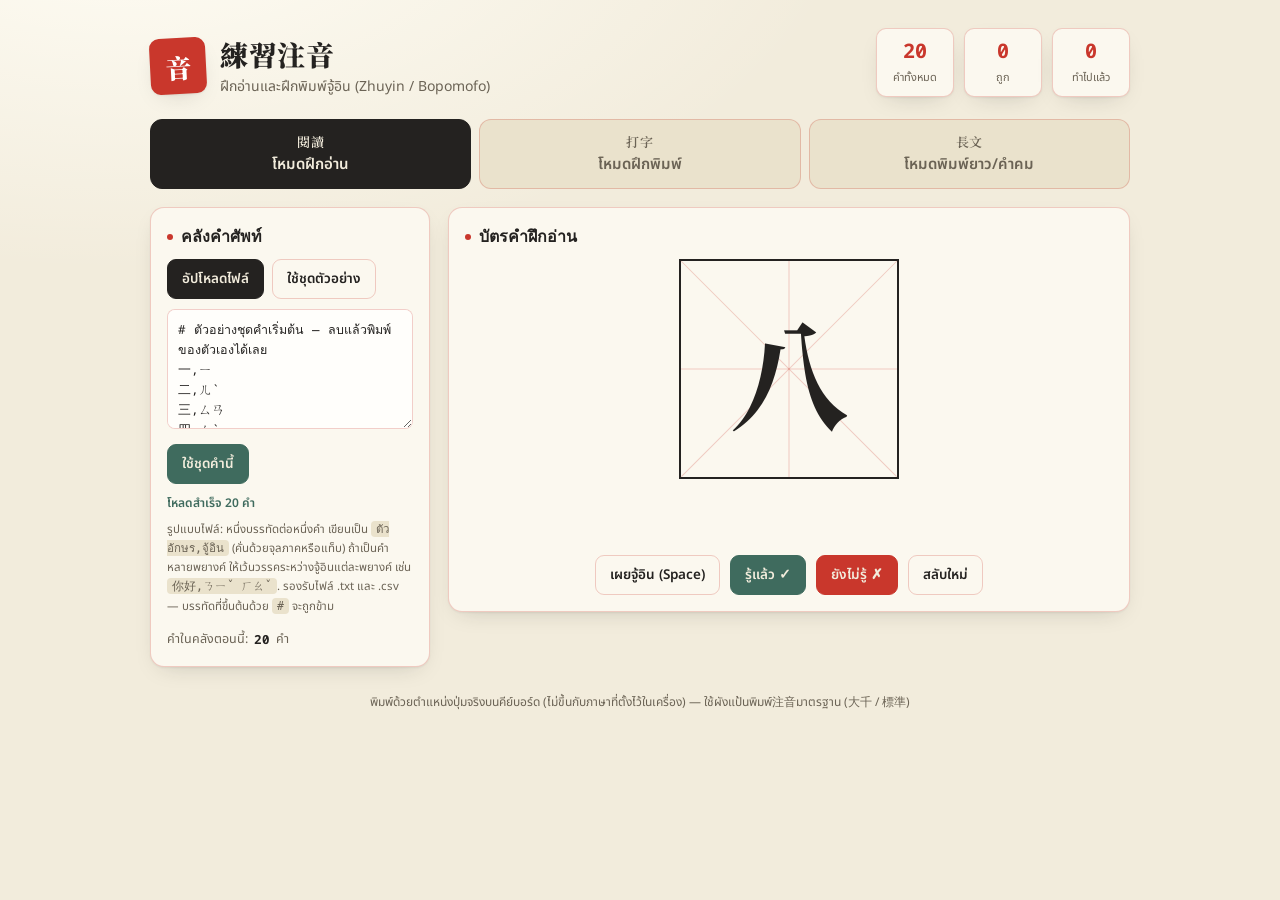
<file: zhuyin_practice/zhuyin_practice.html>
<!DOCTYPE html>
<html lang="th">
<head>
<meta charset="UTF-8">
<meta name="viewport" content="width=device-width, initial-scale=1.0">
<title>練習注音 · ฝึกอ่าน-พิมพ์จู้อิน</title>
<link rel="preconnect" href="https://fonts.googleapis.com">
<link href="https://fonts.googleapis.com/css2?family=Noto+Serif+TC:wght@500;700;900&family=Noto+Sans+Thai:wght@400;500;600;700&family=Noto+Sans:wght@400;500;600&family=Noto+Sans+Mono:wght@500;700&display=swap" rel="stylesheet">
<style>
  :root{
    --paper:#F2ECDC;
    --paper-2:#EAE2CC;
    --ink:#242220;
    --ink-soft:#6b6355;
    --seal:#C9372C;
    --seal-soft:#c9372c22;
    --jade:#3F6B5E;
    --jade-soft:#3f6b5e1c;
    --gold:#AD8A4E;
    --line:#c9372c3d;
    --card:#FBF8EF;
    --radius:14px;
    --shadow: 0 1px 2px rgba(36,34,32,.06), 0 8px 24px -12px rgba(36,34,32,.25);
  }
  *{box-sizing:border-box;}
  html,body{margin:0;padding:0;}
  body{
    background:
      radial-gradient(1200px 600px at 10% -10%, #fffdf5 0%, transparent 60%),
      var(--paper);
    color:var(--ink);
    font-family:'Noto Sans Thai','Noto Sans',sans-serif;
    min-height:100vh;
    padding:28px 18px 60px;
  }
  .wrap{max-width:980px;margin:0 auto;}

  /* ---------- Header ---------- */
  header.top{
    display:flex; align-items:flex-end; justify-content:space-between; gap:16px;
    margin-bottom:22px; flex-wrap:wrap;
  }
  .brand{display:flex; align-items:center; gap:14px;}
  .seal-badge{
    width:56px;height:56px;border-radius:10px;
    background:var(--seal); color:#fff;
    display:flex;align-items:center;justify-content:center;
    font-family:'Noto Serif TC',serif; font-weight:900; font-size:26px;
    box-shadow: var(--shadow);
    transform:rotate(-3deg);
    flex-shrink:0;
  }
  .brand h1{
    font-family:'Noto Serif TC',serif; font-weight:900;
    font-size:28px; margin:0; letter-spacing:.02em;
  }
  .brand p{margin:2px 0 0; color:var(--ink-soft); font-size:14px;}
  .stats{
    display:flex; gap:10px;
  }
  .stat{
    background:var(--card); border:1px solid var(--line); border-radius:10px;
    padding:8px 14px; text-align:center; min-width:78px; box-shadow:var(--shadow);
  }
  .stat b{display:block; font-size:20px; font-family:'Noto Sans Mono',monospace; color:var(--seal);}
  .stat span{font-size:11px; color:var(--ink-soft);}

  /* ---------- Tabs ---------- */
  .tabs{display:flex; gap:8px; margin-bottom:18px;}
  .tab{
    flex:1; text-align:center; cursor:pointer; user-select:none;
    padding:12px 10px; border-radius:12px; border:1px solid var(--line);
    background:var(--paper-2); font-weight:600; font-size:15px;
    color:var(--ink-soft); transition:.15s ease;
  }
  .tab .zh{font-family:'Noto Serif TC',serif; font-size:13px; display:block; margin-bottom:2px; letter-spacing:.05em;}
  .tab.active{background:var(--ink); color:var(--paper); border-color:var(--ink);}

  /* ---------- Layout ---------- */
  .layout{display:grid; grid-template-columns:280px 1fr; gap:18px;}
  @media (max-width:760px){ .layout{grid-template-columns:1fr;} }

  .panel{
    background:var(--card); border:1px solid var(--line); border-radius:var(--radius);
    padding:16px; box-shadow:var(--shadow);
  }
  .panel h2{
    font-family:'Noto Serif TC',serif; font-size:16px; margin:0 0 10px;
    display:flex; align-items:center; gap:8px;
  }
  .panel h2::before{content:""; width:6px;height:6px;background:var(--seal); border-radius:50%;}

  /* word list panel */
  .file-row{display:flex; gap:8px; margin-bottom:10px; flex-wrap:wrap;}
  .btn{
    appearance:none; border:1px solid var(--ink); background:var(--ink); color:var(--paper);
    padding:9px 14px; border-radius:9px; font-size:13.5px; font-weight:600; cursor:pointer;
    transition:.15s; font-family:inherit;
  }
  .btn:hover{opacity:.85;}
  .btn.ghost{background:transparent; color:var(--ink); border-color:var(--line);}
  .btn.seal{background:var(--seal); border-color:var(--seal);}
  .btn.jade{background:var(--jade); border-color:var(--jade);}
  .btn:disabled{opacity:.4; cursor:not-allowed;}
  input[type=file]{display:none;}

  textarea#wordlistInput{
    width:100%; min-height:120px; resize:vertical; border:1px solid var(--line);
    border-radius:8px; padding:10px; font-family:'Noto Sans Mono',monospace; font-size:12.5px;
    background:#fffefb; color:var(--ink); line-height:1.6;
  }
  .hint{font-size:11.5px; color:var(--ink-soft); margin:8px 0; line-height:1.6;}
  .hint code{background:var(--paper-2); padding:1px 5px; border-radius:4px;}
  .count-pill{
    display:inline-flex; align-items:center; gap:6px; font-size:12.5px; color:var(--ink-soft);
    margin-top:6px;
  }
  .count-pill b{color:var(--ink); font-family:'Noto Sans Mono',monospace;}
  #parseMsg{font-size:12px; margin-top:6px; min-height:16px;}
  #parseMsg.err{color:var(--seal); font-weight:600;}
  #parseMsg.ok{color:var(--jade); font-weight:600;}

  /* ---------- Practice area ---------- */
  .practice{display:flex; flex-direction:column; gap:16px;}

  /* tian-zi-ge card */
  .tzg{
    position:relative; width:220px; height:220px; margin:0 auto;
    background:var(--card); border:2px solid var(--ink);
  }
  .tzg::before, .tzg::after{
    content:""; position:absolute; background:var(--line);
  }
  .tzg::before{ left:50%; top:0; bottom:0; width:1px; transform:translateX(-50%); }
  .tzg::after{ top:50%; left:0; right:0; height:1px; transform:translateY(-50%); }
  .tzg .diag{position:absolute; inset:0;}
  .tzg .diag i{position:absolute; background:var(--line); width:1px; height:141.4%; top:50%; left:50%; }
  .tzg .diag i.d1{transform:translate(-50%,-50%) rotate(45deg);}
  .tzg .diag i.d2{transform:translate(-50%,-50%) rotate(-45deg);}
  .tzg .char{
    position:relative; z-index:2; width:100%; height:100%;
    display:flex; align-items:center; justify-content:center;
    font-family:'Noto Serif TC',serif; font-weight:700; font-size:120px; color:var(--ink);
    line-height:1;
  }

  .reveal-zone{text-align:center; min-height:46px;}
  .zhuyin-big{
    font-family:'Noto Sans Mono',monospace; font-size:34px; letter-spacing:.08em;
    color:var(--seal); font-weight:700;
  }
  .word-caption{text-align:center; color:var(--ink-soft); font-size:13px; margin-top:-6px;}

  .controls-row{display:flex; justify-content:center; gap:10px; flex-wrap:wrap;}

  /* typing mode */
  .type-target{display:flex; flex-direction:column; align-items:center; gap:10px;}
  .buffer-box{
    min-width:260px; text-align:center; font-family:'Noto Sans Mono',monospace;
    font-size:30px; letter-spacing:.12em; padding:12px 20px; border-radius:10px;
    background:#fffefb; border:2px dashed var(--line); color:var(--ink); min-height:52px;
  }
  .buffer-box.correct{border-color:var(--jade); background:var(--jade-soft); color:var(--jade);}
  .buffer-box.wrong{border-color:var(--seal); background:var(--seal-soft); color:var(--seal);}
  .answer-line{font-size:13px; color:var(--ink-soft); min-height:18px; text-align:center;}
  .answer-line b{color:var(--seal); font-family:'Noto Sans Mono',monospace;}

  /* virtual keyboard */
  .kbd{max-width:760px; margin:0 auto; user-select:none;}
  .kbd .row{display:flex; gap:6px; margin-bottom:6px; justify-content:center;}
  .kbd .row:nth-child(2){margin-left:22px;}
  .kbd .row:nth-child(3){margin-left:32px;}
  .kbd .row:nth-child(4){margin-left:52px;}
  .key{
    width:60px; height:52px; border-radius:8px; background:var(--paper-2);
    border:1px solid var(--line); display:flex; flex-direction:column;
    align-items:center; justify-content:center; gap:1px; transition:.08s;
  }
  .key .zy{font-family:'Noto Serif TC',serif; font-weight:700; font-size:17px; color:var(--ink);}
  .key .lt{font-size:9px; color:var(--ink-soft); font-family:'Noto Sans Mono',monospace;}
  .key.tone .zy{color:var(--seal);}
  .key.active{background:var(--ink); transform:translateY(1px);}
  .key.active .zy{color:var(--paper);}
  .key.active .lt{color:var(--paper-2);}

  .space-row{display:flex; justify-content:center; margin-top:6px;}
  .spacebar{
    width:320px; height:34px; border-radius:8px; background:var(--paper-2);
    border:1px solid var(--line); display:flex; align-items:center; justify-content:center;
    font-size:11.5px; color:var(--ink-soft);
  }
  .spacebar.active{background:var(--ink); color:var(--paper);}

  /* passage (long-form) typing mode */
  .passage-text{
    font-family:'Noto Serif TC',serif; font-size:28px; line-height:2.1;
    text-align:left; padding:14px 4px; word-break:break-word;
  }
  .pc{padding:2px 1px; border-radius:4px; transition:.15s;}
  .pc.pending{color:var(--ink-soft);}
  .pc.punct{color:var(--ink-soft); opacity:.6;}
  .pc.current{background:var(--seal-soft); color:var(--ink); box-shadow:inset 0 -3px 0 var(--seal);}
  .pc.correct{color:var(--jade);}
  .pc.wrong{color:var(--seal); text-decoration:underline wavy var(--seal); text-underline-offset:3px;}
  #passagePicker .btn.seal{opacity:1;}

  .empty{
    text-align:center; color:var(--ink-soft); font-size:14px; padding:40px 10px;
  }
  footer.note{
    text-align:center; font-size:12px; color:var(--ink-soft); margin-top:26px;
  }
</style>
</head>
<body>
<div class="wrap">

  <header class="top">
    <div class="brand">
      <div class="seal-badge">音</div>
      <div>
        <h1>練習注音</h1>
        <p>ฝึกอ่านและฝึกพิมพ์จู้อิน (Zhuyin / Bopomofo)</p>
      </div>
    </div>
    <div class="stats">
      <div class="stat"><b id="statTotal">0</b><span>คำทั้งหมด</span></div>
      <div class="stat"><b id="statCorrect">0</b><span>ถูก</span></div>
      <div class="stat"><b id="statAttempt">0</b><span>ทำไปแล้ว</span></div>
    </div>
  </header>

  <div class="tabs">
    <div class="tab active" data-mode="read" id="tabRead"><span class="zh">閱讀</span>โหมดฝึกอ่าน</div>
    <div class="tab" data-mode="type" id="tabType"><span class="zh">打字</span>โหมดฝึกพิมพ์</div>
    <div class="tab" data-mode="passage" id="tabPassage"><span class="zh">長文</span>โหมดพิมพ์ยาว/คำคม</div>
  </div>

  <div class="layout">
    <!-- LEFT: word list management -->
    <div class="panel">
      <div id="wordlistPanelContent">
        <h2>คลังคำศัพท์</h2>
        <div class="file-row">
          <label class="btn" for="fileInput">อัปโหลดไฟล์</label>
          <input type="file" id="fileInput" accept=".txt,.csv">
          <button class="btn ghost" id="btnSample">ใช้ชุดตัวอย่าง</button>
        </div>
        <textarea id="wordlistInput" placeholder="你好,ㄋㄧˇ ㄏㄠˇ
謝謝,ㄒㄧㄝˋ ㄒㄧㄝ˙
一,ㄧ"></textarea>
        <div class="file-row" style="margin-top:8px;">
          <button class="btn jade" id="btnApply">ใช้ชุดคำนี้</button>
        </div>
        <div id="parseMsg"></div>
        <div class="hint">
          รูปแบบไฟล์: หนึ่งบรรทัดต่อหนึ่งคำ เขียนเป็น <code>ตัวอักษร,จู้อิน</code> (คั่นด้วยจุลภาคหรือแท็บ)
          ถ้าเป็นคำหลายพยางค์ ให้เว้นวรรคระหว่างจู้อินแต่ละพยางค์ เช่น <code>你好,ㄋㄧˇ ㄏㄠˇ</code>.
          รองรับไฟล์ .txt และ .csv — บรรทัดที่ขึ้นต้นด้วย <code>#</code> จะถูกข้าม
        </div>
        <div class="count-pill">คำในคลังตอนนี้: <b id="wordCount">0</b> คำ</div>
      </div>

      <div id="passagePanelContent" style="display:none;">
        <h2>คลังคำคม/ข้อความยาว</h2>
        <div class="file-row">
          <label class="btn" for="passageFileInput">อัปโหลดไฟล์</label>
          <input type="file" id="passageFileInput" accept=".txt,.csv">
          <button class="btn ghost" id="btnPassageSample">ใช้ชุดตัวอย่าง</button>
        </div>
        <textarea id="passageInput" placeholder="千里之行，始於足下,ㄑㄧㄢ ㄌㄧˇ ㄓ ㄒㄧㄥˊ ㄕˇ ㄩˊ ㄗㄨˊ ㄒㄧㄚˋ"></textarea>
        <div class="file-row" style="margin-top:8px;">
          <button class="btn jade" id="btnPassageApply">ใช้ชุดคำคมนี้</button>
        </div>
        <div id="passageMsg"></div>
        <div class="hint">
          หนึ่งบรรทัดต่อหนึ่งบทความ: <code>ข้อความเต็ม,จู้อินของแต่ละตัวอักษรจีน (เว้นวรรคคั่น)</code>.
          ใส่จู้อินเฉพาะตัวอักษรจีน — เครื่องหมายวรรคตอน (， 。 ！ ๆลๆ) จะถูกข้ามให้อัตโนมัติ ไม่ต้องพิมพ์
        </div>
        <div class="count-pill">บทในคลังตอนนี้: <b id="passageCount">0</b> บท</div>
      </div>
    </div>

    <!-- RIGHT: practice area -->
    <div class="practice">

      <!-- READ MODE -->
      <div class="panel" id="readPanel">
        <h2>บัตรคำฝึกอ่าน</h2>
        <div id="readEmpty" class="empty">อัปโหลดหรือวางคำศัพท์ทางซ้าย แล้วกด “ใช้ชุดคำนี้” เพื่อเริ่มฝึก</div>
        <div id="readBody" style="display:none;">
          <div class="tzg" id="readCard">
            <div class="diag"><i class="d1"></i><i class="d2"></i></div>
            <div class="char" id="readChar">你</div>
          </div>
          <div class="reveal-zone" style="margin-top:14px;">
            <div class="zhuyin-big" id="readZhuyin" style="visibility:hidden;">ㄋㄧˇ</div>
          </div>
          <div class="controls-row" style="margin-top:14px;">
            <button class="btn ghost" id="btnReveal">เผยจู้อิน (Space)</button>
            <button class="btn jade" id="btnKnow">รู้แล้ว ✓</button>
            <button class="btn seal" id="btnDontKnow">ยังไม่รู้ ✗</button>
            <button class="btn ghost" id="btnShuffleRead">สลับใหม่</button>
          </div>
        </div>
      </div>

      <!-- TYPE MODE -->
      <div class="panel" id="typePanel" style="display:none;">
        <h2>ฝึกพิมพ์จู้อิน (คีย์บอร์ดมาตรฐาน 大千)</h2>
        <div id="typeEmpty" class="empty">อัปโหลดหรือวางคำศัพท์ทางซ้าย แล้วกด “ใช้ชุดคำนี้” เพื่อเริ่มฝึก</div>
        <div id="typeBody" style="display:none;">
          <div class="type-target">
            <div class="tzg" style="width:150px;height:150px;">
              <div class="diag"><i class="d1"></i><i class="d2"></i></div>
              <div class="char" id="typeChar" style="font-size:80px;">你</div>
            </div>
            <div class="word-caption" id="typeWordCaption"></div>
            <div class="buffer-box" id="bufferBox">&nbsp;</div>
            <div class="answer-line" id="answerLine">&nbsp;</div>
            <div class="controls-row">
              <button class="btn ghost" id="btnBackspace">ลบ (Backspace)</button>
              <button class="btn jade" id="btnSubmit">ตรวจคำตอบ (Enter/Space)</button>
              <button class="btn ghost" id="btnSkip">ข้าม</button>
            </div>
          </div>
        </div>
      </div>

      <!-- PASSAGE (LONG-FORM) MODE -->
      <div class="panel" id="passagePanel" style="display:none;">
        <h2>พิมพ์ยาว: คำคม / ข้อความ</h2>
        <div id="passageEmpty" class="empty">อัปโหลดหรือวางคำคมทางซ้าย แล้วกด “ใช้ชุดคำคมนี้” เพื่อเริ่มฝึก</div>
        <div id="passageBody" style="display:none;">
          <div class="file-row" id="passagePicker" style="justify-content:center;"></div>
          <div class="passage-text" id="passageText"></div>
          <div class="reveal-zone" style="margin-top:10px;">
            <span class="zhuyin-big" id="passageTargetZhuyin" style="font-size:26px;"></span>
          </div>
          <div class="buffer-box" id="passageBufferBox" style="margin:10px auto;">&nbsp;</div>
          <div class="controls-row">
            <div class="stat"><b id="pStatTime">0:00</b><span>เวลา</span></div>
            <div class="stat"><b id="pStatCorrect">0</b><span>ถูก</span></div>
            <div class="stat"><b id="pStatWrong">0</b><span>ผิด</span></div>
            <div class="stat"><b id="pStatAcc">100%</b><span>แม่นยำ</span></div>
            <div class="stat"><b id="pStatSpeed">0</b><span>ตัว/นาที</span></div>
          </div>
          <div class="controls-row" style="margin-top:10px;">
            <button class="btn ghost" id="btnPassageRestart">เริ่มบทนี้ใหม่</button>
          </div>
        </div>
      </div>

      <!-- SHARED VIRTUAL KEYBOARD (typing & passage modes) -->
      <div class="panel" id="kbdPanel" style="display:none;">
        <h2>แป้นพิมพ์เสมือน (ตำแหน่งจริงบนคีย์บอร์ด)</h2>
        <div class="kbd" id="kbd"></div>
      </div>

    </div>
  </div>

  <footer class="note">พิมพ์ด้วยตำแหน่งปุ่มจริงบนคีย์บอร์ด (ไม่ขึ้นกับภาษาที่ตั้งไว้ในเครื่อง) — ใช้ผังแป้นพิมพ์注音มาตรฐาน (大千 / 標準)</footer>
</div>

<script>
/* =========================================================
   Standard Zhuyin ("大千"/Standard) physical keyboard mapping
   keyed by e.code so it works regardless of OS input language
   ========================================================= */
const KEYMAP = {
  Digit1:'ㄅ', Digit2:'ㄉ', Digit3:'ˇ', Digit4:'ˋ', Digit5:'ㄓ',
  Digit6:'ˊ', Digit7:'˙', Digit8:'ㄚ', Digit9:'ㄞ', Digit0:'ㄢ', Minus:'ㄦ',

  KeyQ:'ㄆ', KeyW:'ㄊ', KeyE:'ㄍ', KeyR:'ㄐ', KeyT:'ㄔ',
  KeyY:'ㄗ', KeyU:'ㄧ', KeyI:'ㄛ', KeyO:'ㄟ', KeyP:'ㄣ',

  KeyA:'ㄇ', KeyS:'ㄋ', KeyD:'ㄎ', KeyF:'ㄑ', KeyG:'ㄕ',
  KeyH:'ㄘ', KeyJ:'ㄨ', KeyK:'ㄜ', KeyL:'ㄠ', Semicolon:'ㄤ',

  KeyZ:'ㄈ', KeyX:'ㄌ', KeyC:'ㄏ', KeyV:'ㄒ', KeyB:'ㄖ',
  KeyN:'ㄙ', KeyM:'ㄩ', Comma:'ㄝ', Period:'ㄡ', Slash:'ㄥ'
};
const TONE_CODES = new Set(['Digit3','Digit4','Digit6','Digit7']);

const KBD_ROWS = [
  ['Digit1','Digit2','Digit3','Digit4','Digit5','Digit6','Digit7','Digit8','Digit9','Digit0','Minus'],
  ['KeyQ','KeyW','KeyE','KeyR','KeyT','KeyY','KeyU','KeyI','KeyO','KeyP'],
  ['KeyA','KeyS','KeyD','KeyF','KeyG','KeyH','KeyJ','KeyK','KeyL','Semicolon'],
  ['KeyZ','KeyX','KeyC','KeyV','KeyB','KeyN','KeyM','Comma','Period','Slash']
];
const LETTER_LABEL = {
  Digit1:'1',Digit2:'2',Digit3:'3',Digit4:'4',Digit5:'5',Digit6:'6',Digit7:'7',Digit8:'8',Digit9:'9',Digit0:'0',Minus:'-',
  KeyQ:'Q',KeyW:'W',KeyE:'E',KeyR:'R',KeyT:'T',KeyY:'Y',KeyU:'U',KeyI:'I',KeyO:'O',KeyP:'P',
  KeyA:'A',KeyS:'S',KeyD:'D',KeyF:'F',KeyG:'G',KeyH:'H',KeyJ:'J',KeyK:'K',KeyL:'L',Semicolon:';',
  KeyZ:'Z',KeyX:'X',KeyC:'C',KeyV:'V',KeyB:'B',KeyN:'N',KeyM:'M',Comma:',',Period:'.',Slash:'/'
};

const SAMPLE = `# ตัวอย่างชุดคำเริ่มต้น — ลบแล้วพิมพ์ของตัวเองได้เลย
一,ㄧ
二,ㄦˋ
三,ㄙㄢ
四,ㄙˋ
五,ㄨˇ
六,ㄌㄧㄡˋ
七,ㄑㄧ
八,ㄅㄚ
九,ㄐㄧㄡˇ
十,ㄕˊ
人,ㄖㄣˊ
大,ㄉㄚˋ
小,ㄒㄧㄠˇ
天,ㄊㄧㄢ
地,ㄉㄧˋ
山,ㄕㄢ
水,ㄕㄨㄟˇ
火,ㄏㄨㄛˇ
你好,ㄋㄧˇ ㄏㄠˇ
謝謝,ㄒㄧㄝˋ ㄒㄧㄝ˙`;

const SAMPLE_PASSAGES = `千里之行，始於足下,ㄑㄧㄢ ㄌㄧˇ ㄓ ㄒㄧㄥˊ ㄕˇ ㄩˊ ㄗㄨˊ ㄒㄧㄚˋ
活到老，學到老,ㄏㄨㄛˊ ㄉㄠˋ ㄌㄠˇ ㄒㄩㄝˊ ㄉㄠˋ ㄌㄠˇ
一分耕耘，一分收穫,ㄧ ㄈㄣ ㄍㄥ ㄩㄣˊ ㄧ ㄈㄣ ㄕㄡ ㄏㄨㄛˋ
天下無難事，只怕有心人,ㄊㄧㄢ ㄒㄧㄚˋ ㄨˊ ㄋㄢˊ ㄕˋ ㄓˇ ㄆㄚˋ ㄧㄡˇ ㄒㄧㄣ ㄖㄣˊ`;

// chars we treat as punctuation / spacing inside a passage — displayed as-is, no typing required
const PUNCT_RE = /[\s\u3000-\u303F\uFF00-\uFFEF!?.,;:()'"]/;

/* ---------------- state ---------------- */
let wordList = [];   // [{hanzi, zhuyin}]
let charPool = [];   // [{char, zhuyin, word}]
let mode = 'read';

let readOrder = [], readIdx = 0, readRevealed = false;
let typeOrder = [], typeIdx = 0, buffer = '';
let score = { correct: 0, attempts: 0 };

let passages = [];          // [{hanzi:fullText, zhuyin:groupsString}]
let currentPassageIdx = 0;
let passageChars = [];      // [{char, zhuyin, punct, _wrong}]
let passageCharIdx = 0;
let passageBuffer = '';
let passageStats = { correct: 0, wrong: 0 };
let passageStartTime = null;
let passageTimerHandle = null;
let passageDoneFlag = false;

/* ---------------- parsing ---------------- */
function parseWordlist(text){
  const lines = text.split('\n');
  const list = [];
  let badLines = 0;
  for(const raw of lines){
    const line = raw.trim();
    if(!line || line.startsWith('#')) continue;
    const m = line.split(/[,\t]/);
    if(m.length < 2){ badLines++; continue; }
    const hanzi = m[0].trim();
    const zhuyin = m.slice(1).join(',').trim();
    if(!hanzi || !zhuyin){ badLines++; continue; }
    list.push({hanzi, zhuyin});
  }
  return {list, badLines};
}

function buildCharPool(list){
  const pool = [];
  for(const {hanzi, zhuyin} of list){
    const chars = Array.from(hanzi);
    const groups = zhuyin.split(/\s+/).filter(Boolean);
    if(chars.length === groups.length){
      chars.forEach((c,i)=> pool.push({char:c, zhuyin:groups[i], word:hanzi}));
    } else if(chars.length === 1 && groups.length >= 1){
      pool.push({char:chars[0], zhuyin:groups.join(''), word:hanzi});
    }
    // if lengths mismatch and multi-char, skip typing pairing (reading mode still works)
  }
  return pool;
}

function shuffle(arr){
  const a = arr.slice();
  for(let i=a.length-1;i>0;i--){
    const j = Math.floor(Math.random()*(i+1));
    [a[i],a[j]]=[a[j],a[i]];
  }
  return a;
}

/* ---------------- apply word list ---------------- */
const msgEl = document.getElementById('parseMsg');
const wordCountEl = document.getElementById('wordCount');

function applyWordlist(text){
  const {list, badLines} = parseWordlist(text);
  if(list.length === 0){
    msgEl.textContent = 'ไม่พบข้อมูลที่ใช้ได้ ตรวจสอบรูปแบบอีกครั้ง (ต้องมี ตัวอักษร,จู้อิน อย่างน้อย 1 บรรทัด)';
    msgEl.className = 'err';
    return;
  }
  wordList = list;
  charPool = buildCharPool(list);
  wordCountEl.textContent = wordList.length;
  msgEl.textContent = badLines>0
    ? `โหลดสำเร็จ ${list.length} คำ (ข้าม ${badLines} บรรทัดที่รูปแบบไม่ถูกต้อง)`
    : `โหลดสำเร็จ ${list.length} คำ`;
  msgEl.className = 'ok';

  document.getElementById('statTotal').textContent = wordList.length;

  readOrder = shuffle(wordList.map((_,i)=>i));
  readIdx = 0; readRevealed = false;
  typeOrder = shuffle(charPool.map((_,i)=>i));
  typeIdx = 0; buffer = '';

  renderRead();
  renderType();
}

document.getElementById('btnApply').addEventListener('click', ()=>{
  applyWordlist(document.getElementById('wordlistInput').value);
});
document.getElementById('btnSample').addEventListener('click', ()=>{
  document.getElementById('wordlistInput').value = SAMPLE;
  applyWordlist(SAMPLE);
});
document.getElementById('fileInput').addEventListener('change', (e)=>{
  const file = e.target.files[0];
  if(!file) return;
  const reader = new FileReader();
  reader.onload = (ev)=>{
    document.getElementById('wordlistInput').value = ev.target.result;
    applyWordlist(ev.target.result);
  };
  reader.onerror = ()=>{
    msgEl.textContent = 'อ่านไฟล์ไม่สำเร็จ ลองใหม่อีกครั้ง';
    msgEl.className = 'err';
  };
  reader.readAsText(file, 'utf-8');
});

/* ---------------- tabs ---------------- */
document.getElementById('tabRead').addEventListener('click', ()=> switchMode('read'));
document.getElementById('tabType').addEventListener('click', ()=> switchMode('type'));
document.getElementById('tabPassage').addEventListener('click', ()=> switchMode('passage'));
function switchMode(m){
  mode = m;
  document.getElementById('tabRead').classList.toggle('active', m==='read');
  document.getElementById('tabType').classList.toggle('active', m==='type');
  document.getElementById('tabPassage').classList.toggle('active', m==='passage');

  document.getElementById('readPanel').style.display = m==='read' ? '' : 'none';
  document.getElementById('typePanel').style.display = m==='type' ? '' : 'none';
  document.getElementById('passagePanel').style.display = m==='passage' ? '' : 'none';
  document.getElementById('kbdPanel').style.display = (m==='type' || m==='passage') ? '' : 'none';

  document.getElementById('wordlistPanelContent').style.display = m==='passage' ? 'none' : '';
  document.getElementById('passagePanelContent').style.display = m==='passage' ? '' : 'none';
}

/* ---------------- READ MODE ---------------- */
function renderRead(){
  const empty = document.getElementById('readEmpty');
  const body = document.getElementById('readBody');
  if(wordList.length === 0){ empty.style.display=''; body.style.display='none'; return; }
  empty.style.display='none'; body.style.display='';

  const item = wordList[readOrder[readIdx]];
  document.getElementById('readChar').textContent = item.hanzi;
  document.getElementById('readZhuyin').textContent = item.zhuyin;
  document.getElementById('readZhuyin').style.visibility = readRevealed ? 'visible' : 'hidden';
}
function nextRead(){
  readIdx = (readIdx+1) % readOrder.length;
  if(readIdx === 0) readOrder = shuffle(wordList.map((_,i)=>i));
  readRevealed = false;
  renderRead();
}
document.getElementById('btnReveal').addEventListener('click', ()=>{ readRevealed = true; renderRead(); });
document.getElementById('btnKnow').addEventListener('click', ()=>{ nextRead(); });
document.getElementById('btnDontKnow').addEventListener('click', ()=>{ nextRead(); });
document.getElementById('btnShuffleRead').addEventListener('click', ()=>{
  readOrder = shuffle(wordList.map((_,i)=>i)); readIdx=0; readRevealed=false; renderRead();
});

/* ---------------- TYPE MODE: virtual keyboard ---------------- */
const kbdEl = document.getElementById('kbd');
function buildKeyboard(){
  kbdEl.innerHTML = '';
  KBD_ROWS.forEach(row=>{
    const rowEl = document.createElement('div');
    rowEl.className = 'row';
    row.forEach(code=>{
      const key = document.createElement('div');
      key.className = 'key' + (TONE_CODES.has(code) ? ' tone' : '');
      key.dataset.code = code;
      key.innerHTML = `<span class="zy">${KEYMAP[code]}</span><span class="lt">${LETTER_LABEL[code]}</span>`;
      rowEl.appendChild(key);
    });
    kbdEl.appendChild(rowEl);
  });
  const spaceRow = document.createElement('div');
  spaceRow.className = 'space-row';
  spaceRow.innerHTML = `<div class="spacebar" id="spaceKey">Space — ยืนยันวรรณยุกต์เสียงที่ 1 / ตรวจคำตอบ</div>`;
  kbdEl.appendChild(spaceRow);
}
function flashKey(code){
  const el = kbdEl.querySelector(`.key[data-code="${code}"]`);
  if(el){ el.classList.add('active'); setTimeout(()=>el.classList.remove('active'), 120); }
}
function flashSpace(){
  const el = document.getElementById('spaceKey');
  if(el){ el.classList.add('active'); setTimeout(()=>el.classList.remove('active'), 120); }
}

function renderType(){
  const empty = document.getElementById('typeEmpty');
  const body = document.getElementById('typeBody');
  if(charPool.length === 0){ empty.style.display=''; body.style.display='none'; return; }
  empty.style.display='none'; body.style.display='';

  const item = charPool[typeOrder[typeIdx]];
  document.getElementById('typeChar').textContent = item.char;
  document.getElementById('typeWordCaption').textContent = item.word.length>1 ? `จากคำว่า ${item.word}` : '';
  const box = document.getElementById('bufferBox');
  box.textContent = buffer || '\u00A0';
  box.className = 'buffer-box';
  document.getElementById('answerLine').innerHTML = '&nbsp;';
}
function nextType(){
  typeIdx = (typeIdx+1) % typeOrder.length;
  if(typeIdx === 0) typeOrder = shuffle(charPool.map((_,i)=>i));
  buffer = '';
  renderType();
}
function submitType(){
  if(charPool.length === 0) return;
  const item = charPool[typeOrder[typeIdx]];
  score.attempts++;
  const box = document.getElementById('bufferBox');
  const answerLine = document.getElementById('answerLine');
  if(buffer === item.zhuyin){
    score.correct++;
    box.className = 'buffer-box correct';
    answerLine.innerHTML = 'ถูกต้อง! ✓';
    updateStats();
    setTimeout(nextType, 550);
  } else {
    box.className = 'buffer-box wrong';
    answerLine.innerHTML = `ที่ถูกคือ <b>${item.zhuyin}</b> — กด "ข้าม" เพื่อไปต่อ`;
    updateStats();
  }
}
function updateStats(){
  document.getElementById('statCorrect').textContent = score.correct;
  document.getElementById('statAttempt').textContent = score.attempts;
}
document.getElementById('btnBackspace').addEventListener('click', ()=>{
  buffer = buffer.slice(0,-1); renderType();
});
document.getElementById('btnSubmit').addEventListener('click', submitType);
document.getElementById('btnSkip').addEventListener('click', nextType);

/* ---------------- PASSAGE (LONG-FORM) MODE ---------------- */
const passageMsgEl = document.getElementById('passageMsg');
const passageCountEl = document.getElementById('passageCount');

function buildPassageChars(entry){
  const chars = Array.from(entry.hanzi);
  const groups = entry.zhuyin.split(/\s+/).filter(Boolean);
  let gi = 0;
  return chars.map(ch=>{
    if(PUNCT_RE.test(ch)) return {char:ch, zhuyin:null, punct:true};
    const zy = groups[gi]; gi++;
    return {char:ch, zhuyin: zy || null, punct: !zy};
  });
}

function applyPassages(text){
  const {list, badLines} = parseWordlist(text); // same "hanzi,zhuyin" shape
  if(list.length === 0){
    passageMsgEl.textContent = 'ไม่พบข้อมูลที่ใช้ได้ ตรวจสอบรูปแบบอีกครั้ง';
    passageMsgEl.className = 'err';
    return;
  }
  passages = list;
  passageCountEl.textContent = passages.length;
  passageMsgEl.textContent = badLines>0
    ? `โหลดสำเร็จ ${list.length} บท (ข้าม ${badLines} บรรทัดที่รูปแบบไม่ถูกต้อง)`
    : `โหลดสำเร็จ ${list.length} บท`;
  passageMsgEl.className = 'ok';
  buildPassagePicker();
  loadPassage(0);
}

function buildPassagePicker(){
  const picker = document.getElementById('passagePicker');
  picker.innerHTML = '';
  passages.forEach((p,i)=>{
    const b = document.createElement('button');
    b.className = 'btn ghost';
    b.style.fontSize = '12px';
    b.style.padding = '6px 10px';
    const preview = Array.from(p.hanzi).slice(0,10).join('');
    b.textContent = (i+1)+'. '+preview+(Array.from(p.hanzi).length>10 ? '…' : '');
    b.addEventListener('click', ()=> loadPassage(i));
    picker.appendChild(b);
  });
  highlightPicker();
}
function highlightPicker(){
  const picker = document.getElementById('passagePicker');
  [...picker.children].forEach((b,i)=> b.classList.toggle('seal', i===currentPassageIdx));
}

function autoSkipPunct(){
  while(passageChars[passageCharIdx] && (passageChars[passageCharIdx].punct || passageChars[passageCharIdx].zhuyin===null)){
    passageCharIdx++;
  }
}

function loadPassage(i){
  currentPassageIdx = i;
  const entry = passages[i];
  passageChars = buildPassageChars(entry);
  passageCharIdx = 0;
  passageBuffer = '';
  passageStats = { correct:0, wrong:0 };
  passageStartTime = null;
  passageDoneFlag = false;
  stopPassageTimer();
  autoSkipPunct();
  highlightPicker();
  updatePassageStats();
  renderPassage();
}

function renderPassage(){
  const empty = document.getElementById('passageEmpty');
  const body = document.getElementById('passageBody');
  if(passages.length === 0){ empty.style.display=''; body.style.display='none'; return; }
  empty.style.display='none'; body.style.display='';

  const container = document.getElementById('passageText');
  container.innerHTML = '';
  passageChars.forEach((item,i)=>{
    const span = document.createElement('span');
    let cls = 'pending';
    if(item.punct){ cls = 'punct'; }
    else if(i < passageCharIdx){ cls = item._wrong ? 'wrong' : 'correct'; }
    else if(i === passageCharIdx){ cls = 'current'; }
    span.className = 'pc ' + cls;
    span.textContent = item.char;
    container.appendChild(span);
  });

  const box = document.getElementById('passageBufferBox');
  const targetZy = document.getElementById('passageTargetZhuyin');
  const cur = passageChars[passageCharIdx];
  if(cur){
    box.textContent = passageBuffer || '\u00A0';
    box.className = 'buffer-box';
    targetZy.textContent = cur.zhuyin || '';
  }
  if(passageCharIdx >= passageChars.length){
    finishPassage();
  }
}

function passageEnsureTimerStarted(){
  if(passageStartTime === null){
    passageStartTime = Date.now();
    startPassageTimer();
  }
}
function passageAppend(sym, code){
  if(passageDoneFlag) return;
  passageEnsureTimerStarted();
  passageBuffer += sym;
  flashKey(code);
  renderPassage();
}
function passageBackspace(){
  if(passageDoneFlag) return;
  passageBuffer = passageBuffer.slice(0,-1);
  renderPassage();
}
function passageSubmit(){
  if(passages.length === 0 || passageDoneFlag) return;
  const cur = passageChars[passageCharIdx];
  if(!cur) return;
  passageEnsureTimerStarted();
  const ok = cur.zhuyin !== null && passageBuffer === cur.zhuyin;
  if(ok){ passageStats.correct++; } else { passageStats.wrong++; cur._wrong = true; }
  passageBuffer = '';
  passageCharIdx++;
  autoSkipPunct();
  updatePassageStats();
  renderPassage();
}
function finishPassage(){
  if(passageDoneFlag) return;
  passageDoneFlag = true;
  stopPassageTimer();
  document.getElementById('passageTargetZhuyin').textContent = 'จบบทแล้ว 🎉 เลือกบทอื่น หรือกด "เริ่มบทนี้ใหม่"';
  document.getElementById('passageBufferBox').textContent = '\u00A0';
}
function startPassageTimer(){
  stopPassageTimer();
  passageTimerHandle = setInterval(updatePassageStats, 500);
}
function stopPassageTimer(){
  if(passageTimerHandle){ clearInterval(passageTimerHandle); passageTimerHandle = null; }
}
function updatePassageStats(){
  const total = passageStats.correct + passageStats.wrong;
  const acc = total>0 ? Math.round(passageStats.correct/total*100) : 100;
  document.getElementById('pStatCorrect').textContent = passageStats.correct;
  document.getElementById('pStatWrong').textContent = passageStats.wrong;
  document.getElementById('pStatAcc').textContent = acc + '%';
  let elapsedSec = passageStartTime ? (Date.now()-passageStartTime)/1000 : 0;
  const mm = Math.floor(elapsedSec/60), ss = Math.floor(elapsedSec%60);
  document.getElementById('pStatTime').textContent = mm+':'+String(ss).padStart(2,'0');
  const minutes = elapsedSec/60;
  const speed = minutes>0 ? Math.round(passageStats.correct/minutes) : 0;
  document.getElementById('pStatSpeed').textContent = speed;
}

document.getElementById('btnPassageApply').addEventListener('click', ()=>{
  applyPassages(document.getElementById('passageInput').value);
});
document.getElementById('btnPassageSample').addEventListener('click', ()=>{
  document.getElementById('passageInput').value = SAMPLE_PASSAGES;
  applyPassages(SAMPLE_PASSAGES);
});
document.getElementById('passageFileInput').addEventListener('change', (e)=>{
  const file = e.target.files[0];
  if(!file) return;
  const reader = new FileReader();
  reader.onload = (ev)=>{
    document.getElementById('passageInput').value = ev.target.result;
    applyPassages(ev.target.result);
  };
  reader.onerror = ()=>{
    passageMsgEl.textContent = 'อ่านไฟล์ไม่สำเร็จ ลองใหม่อีกครั้ง';
    passageMsgEl.className = 'err';
  };
  reader.readAsText(file, 'utf-8');
});
document.getElementById('btnPassageRestart').addEventListener('click', ()=> loadPassage(currentPassageIdx));

/* ---------------- physical keydown handling ---------------- */
document.addEventListener('keydown', (e)=>{
  if(document.activeElement && document.activeElement.tagName === 'TEXTAREA') return;

  if(mode === 'type'){
    if(charPool.length === 0) return;
    if(e.code === 'Space'){ e.preventDefault(); flashSpace(); submitType(); return; }
    if(e.code === 'Enter'){ e.preventDefault(); submitType(); return; }
    if(e.code === 'Backspace'){ e.preventDefault(); buffer = buffer.slice(0,-1); renderType(); return; }
    if(KEYMAP[e.code]){ e.preventDefault(); buffer += KEYMAP[e.code]; flashKey(e.code); renderType(); return; }
  }

  if(mode === 'passage'){
    if(passages.length === 0) return;
    if(e.code === 'Space'){ e.preventDefault(); flashSpace(); passageSubmit(); return; }
    if(e.code === 'Enter'){ e.preventDefault(); passageSubmit(); return; }
    if(e.code === 'Backspace'){ e.preventDefault(); passageBackspace(); return; }
    if(KEYMAP[e.code]){ e.preventDefault(); passageAppend(KEYMAP[e.code], e.code); return; }
  }
});

/* ---------------- init ---------------- */
buildKeyboard();
document.getElementById('wordlistInput').value = SAMPLE;
applyWordlist(SAMPLE);
document.getElementById('passageInput').value = SAMPLE_PASSAGES;
applyPassages(SAMPLE_PASSAGES);
</script>
</body>
</html>
</file>
